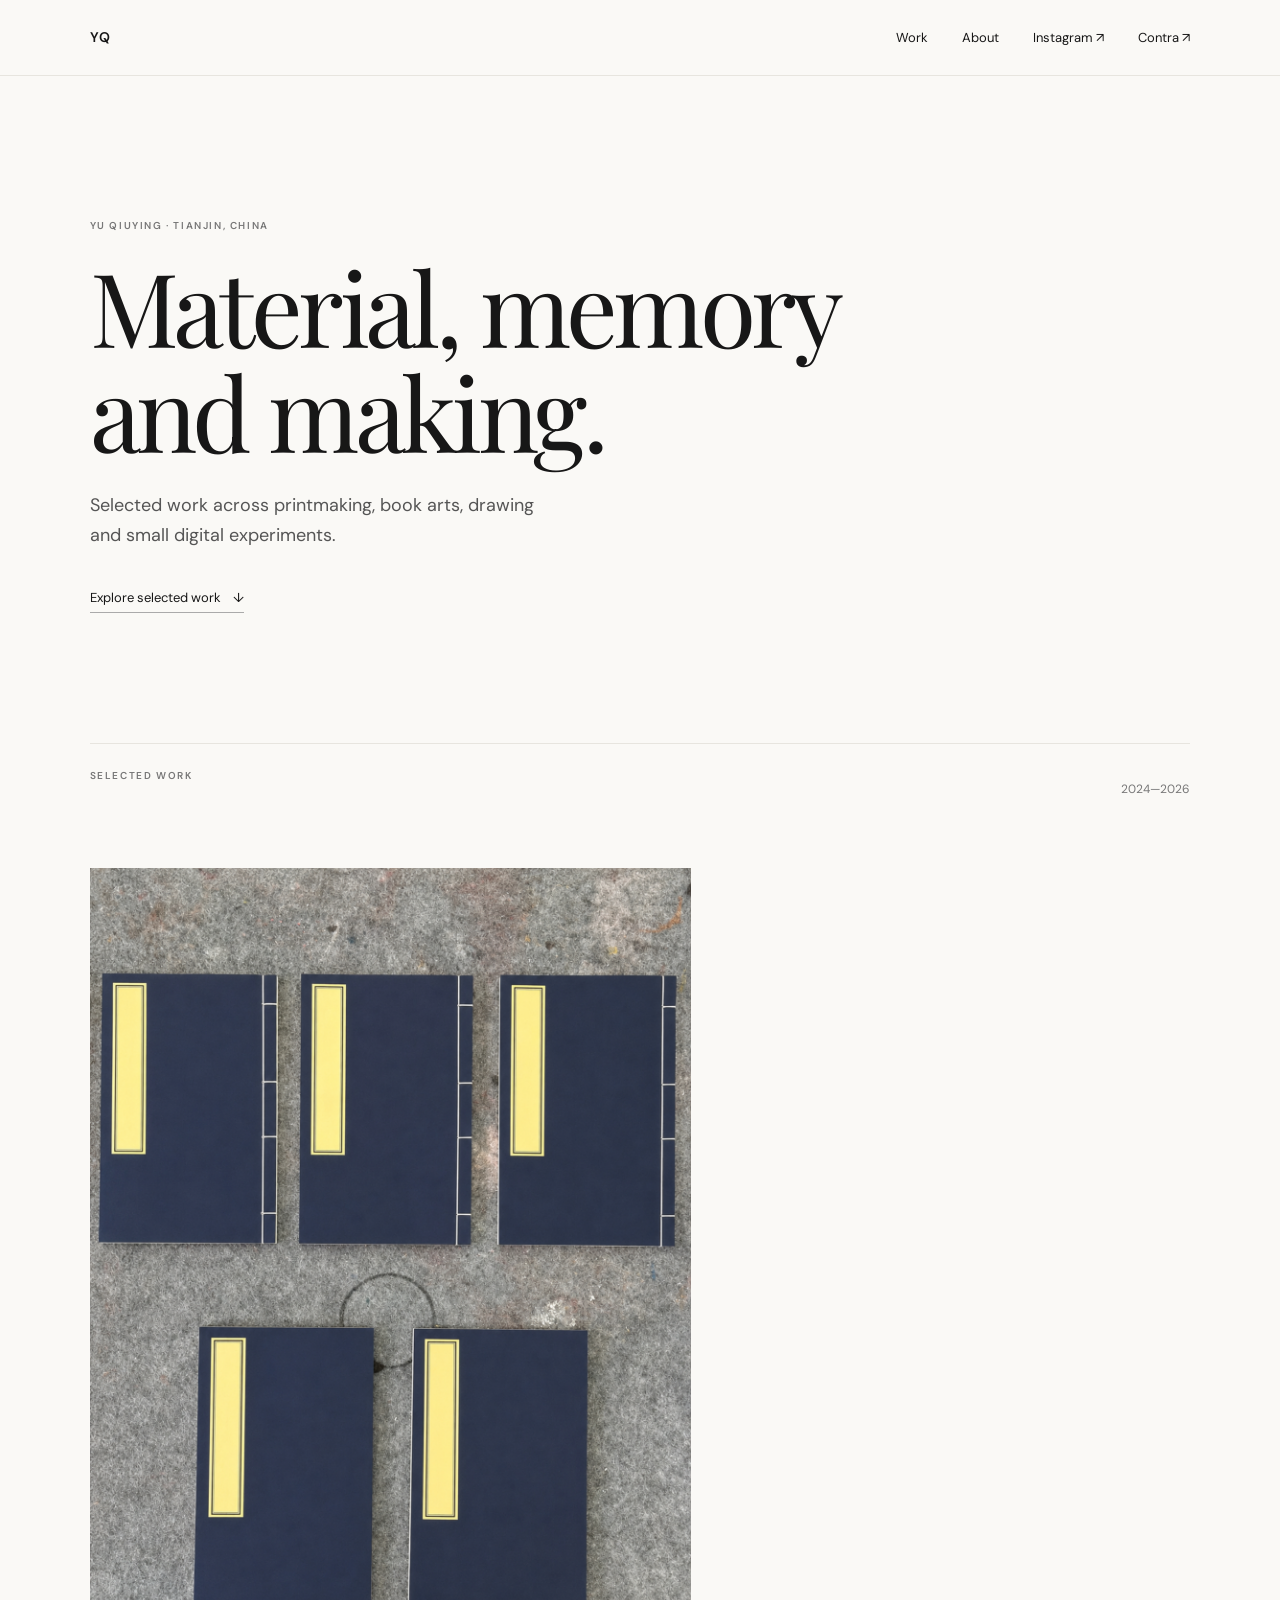
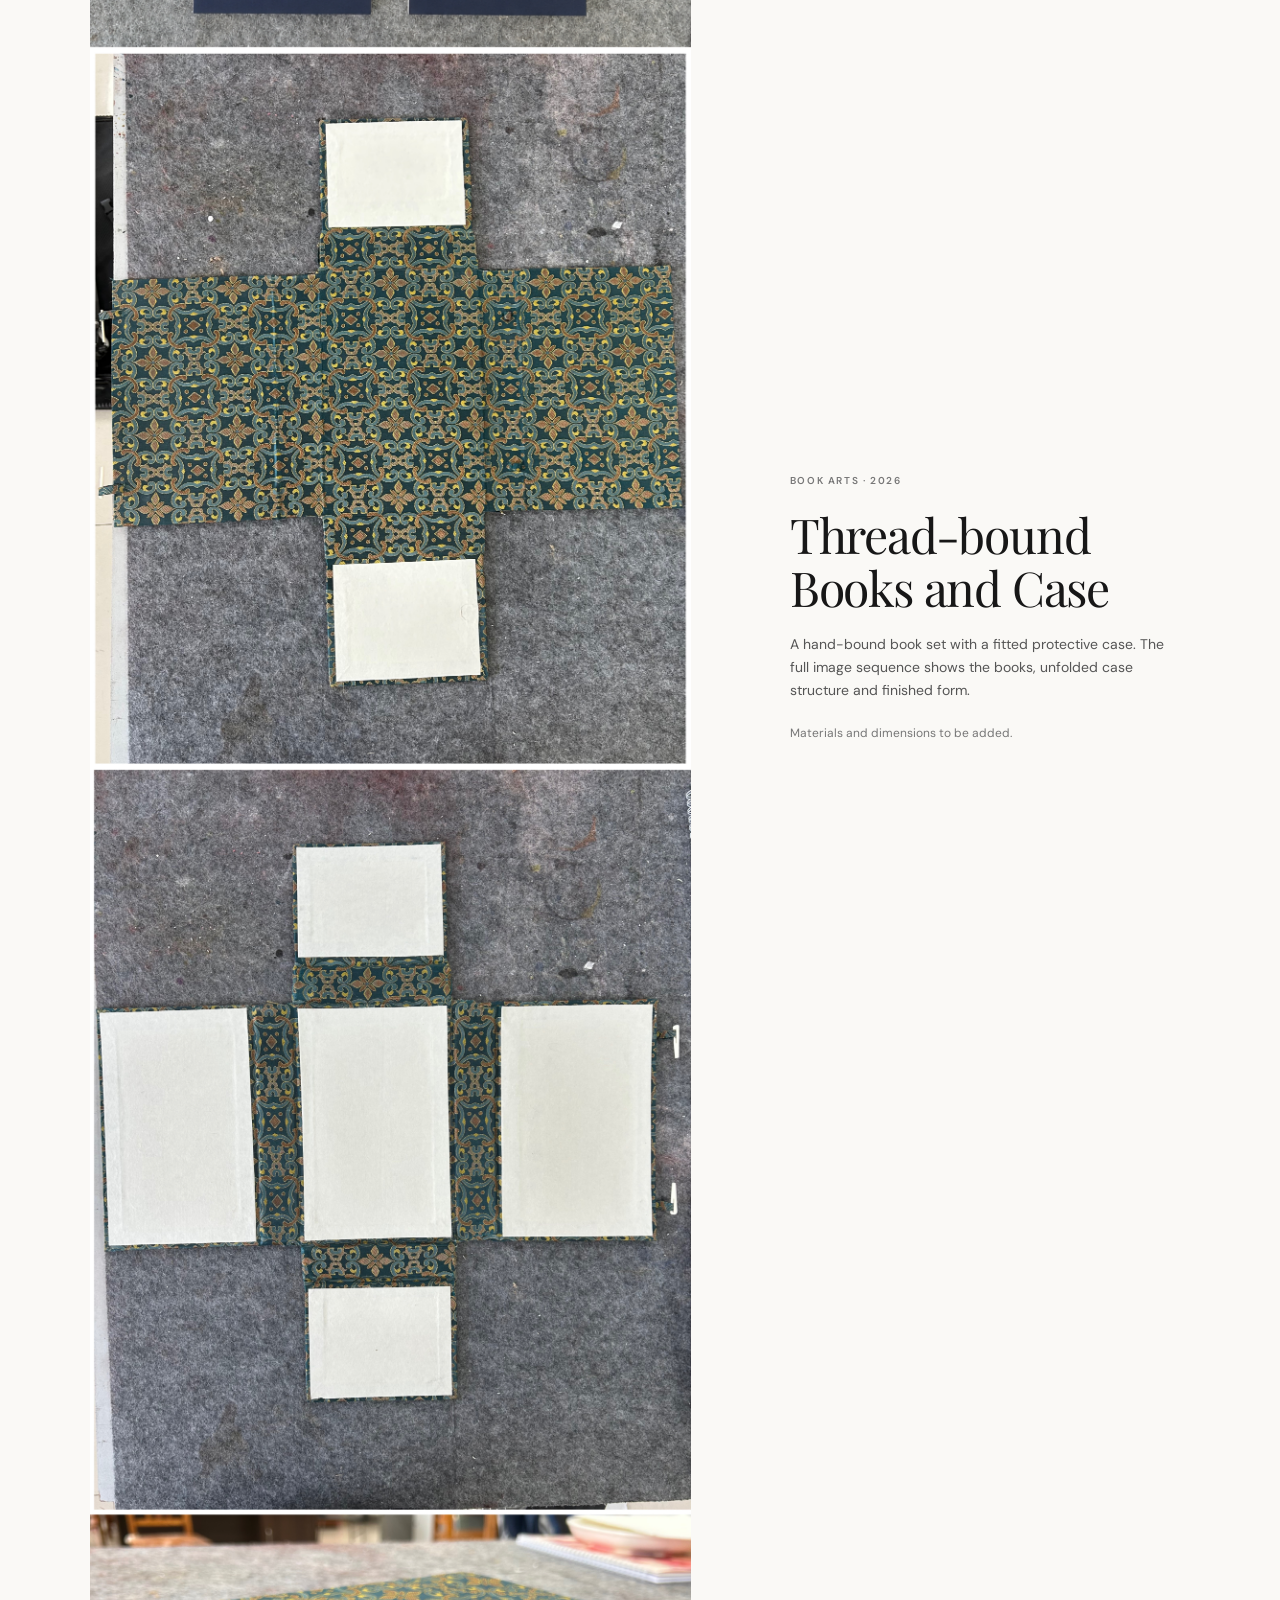
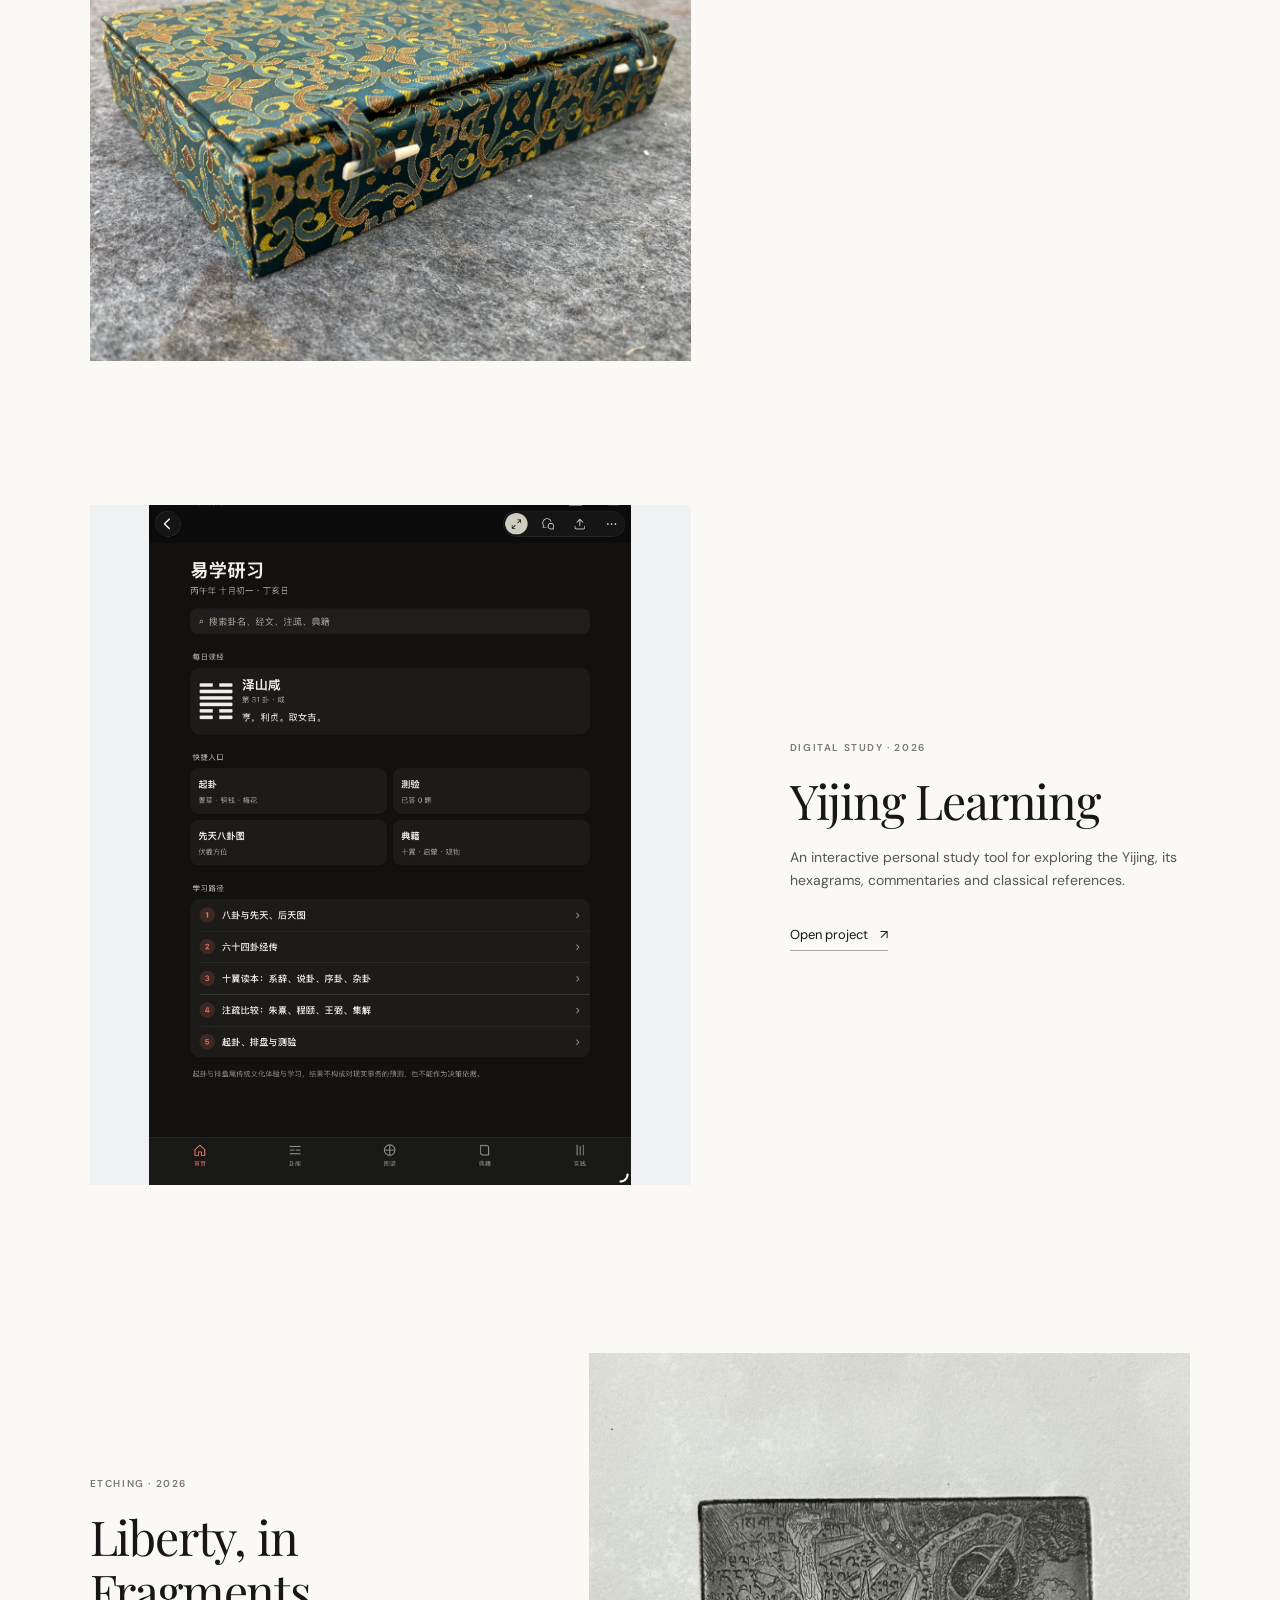
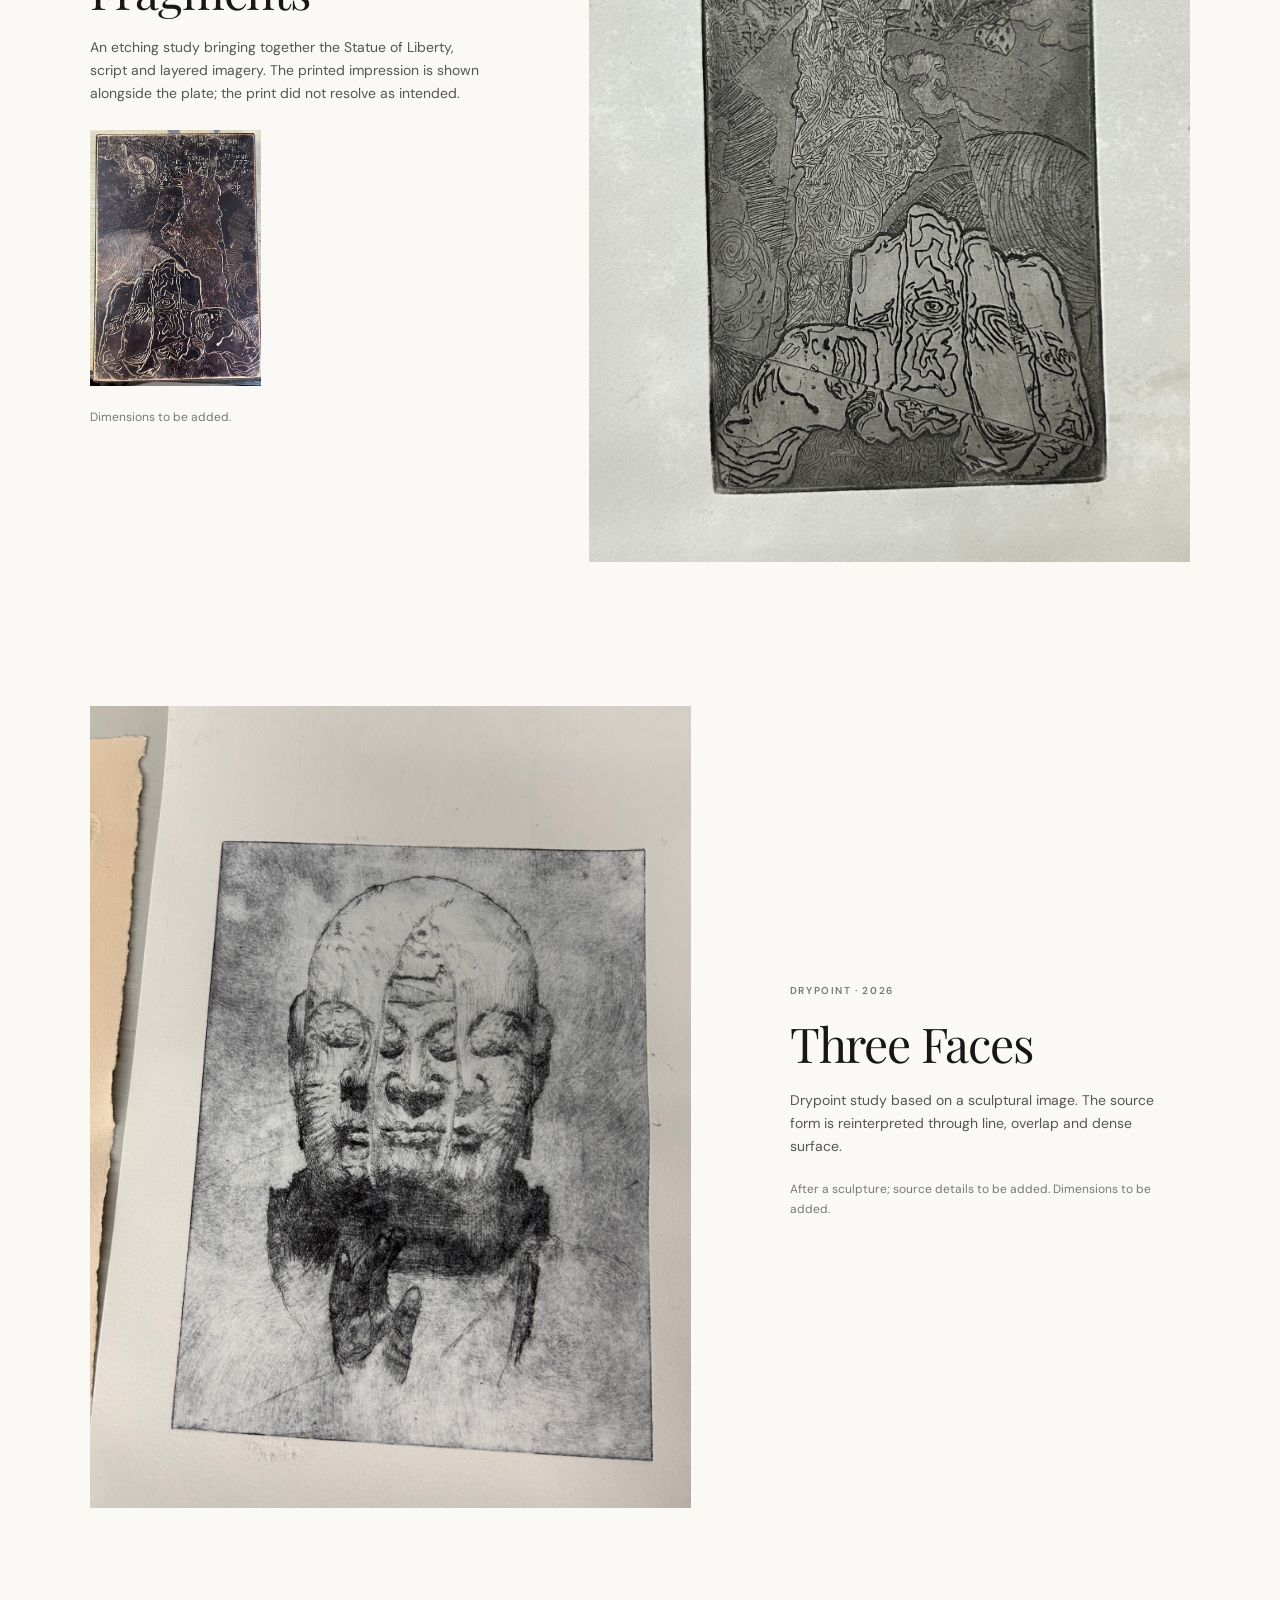
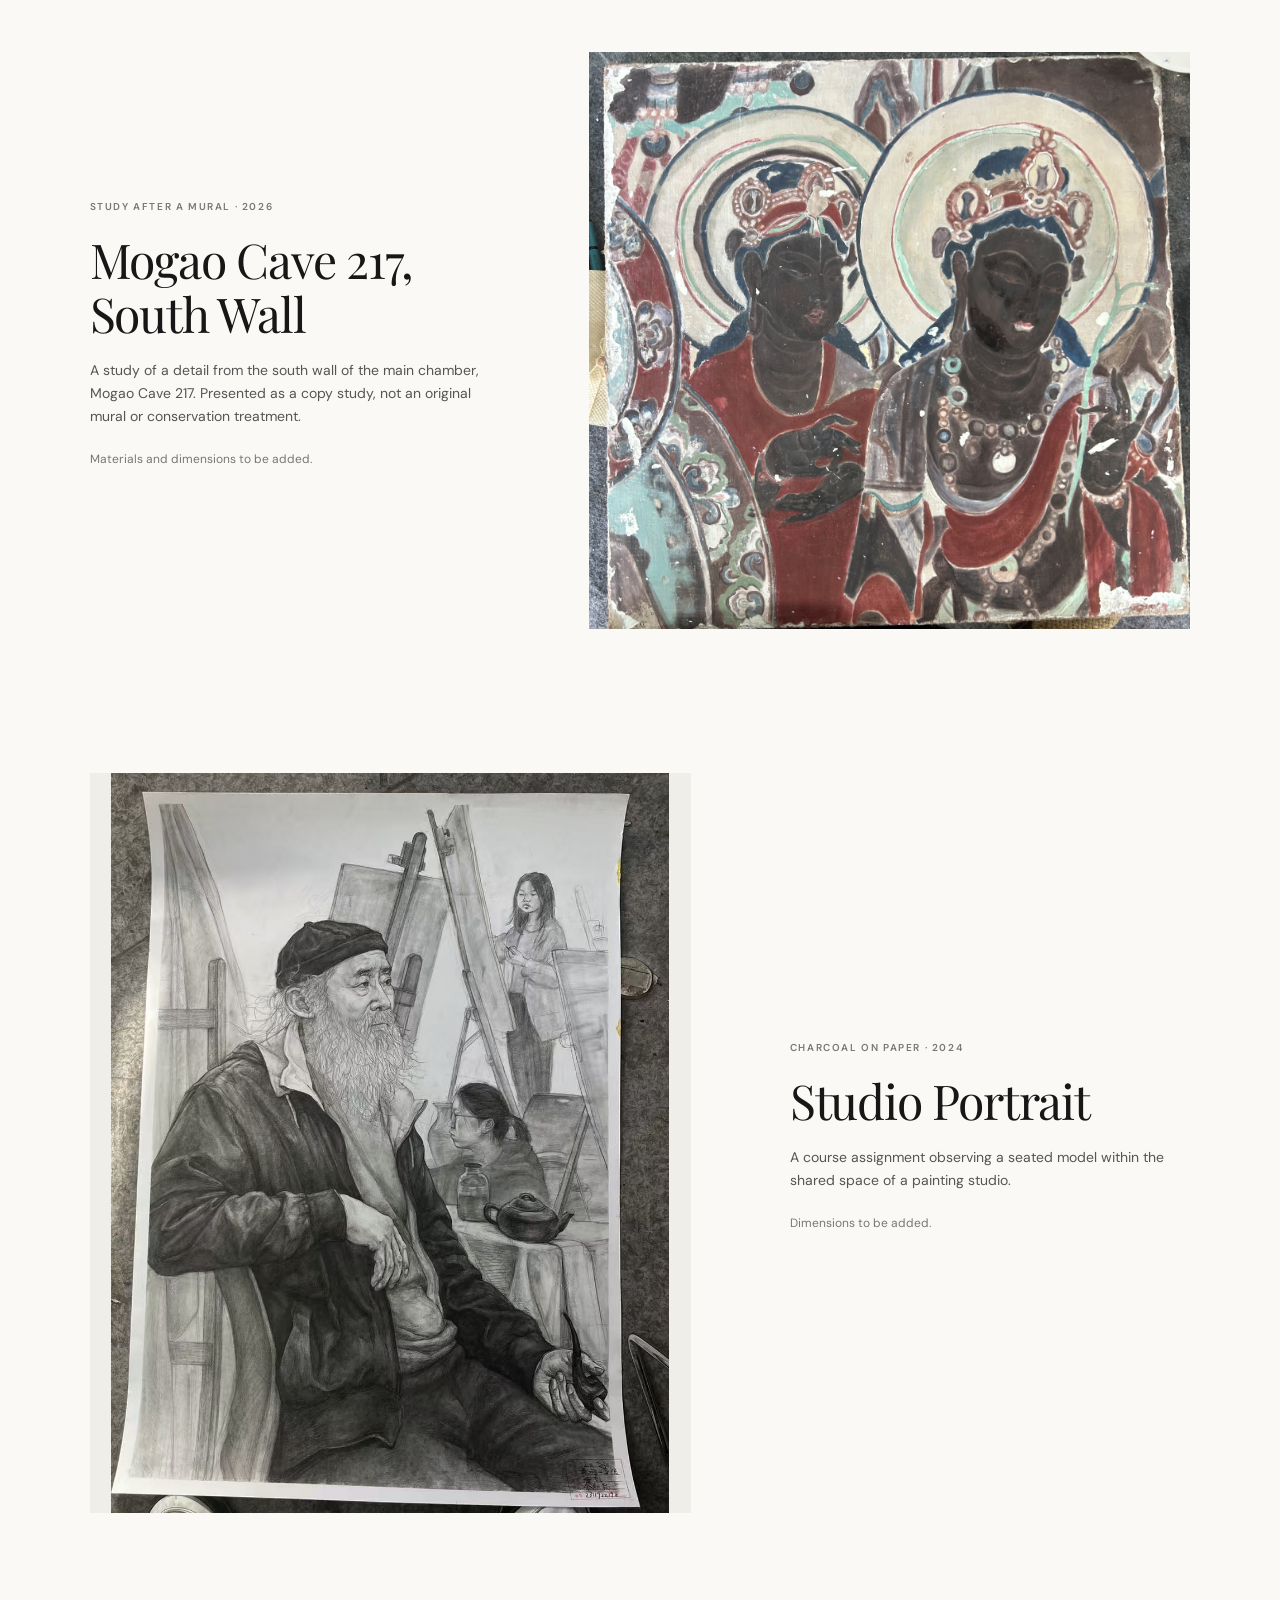
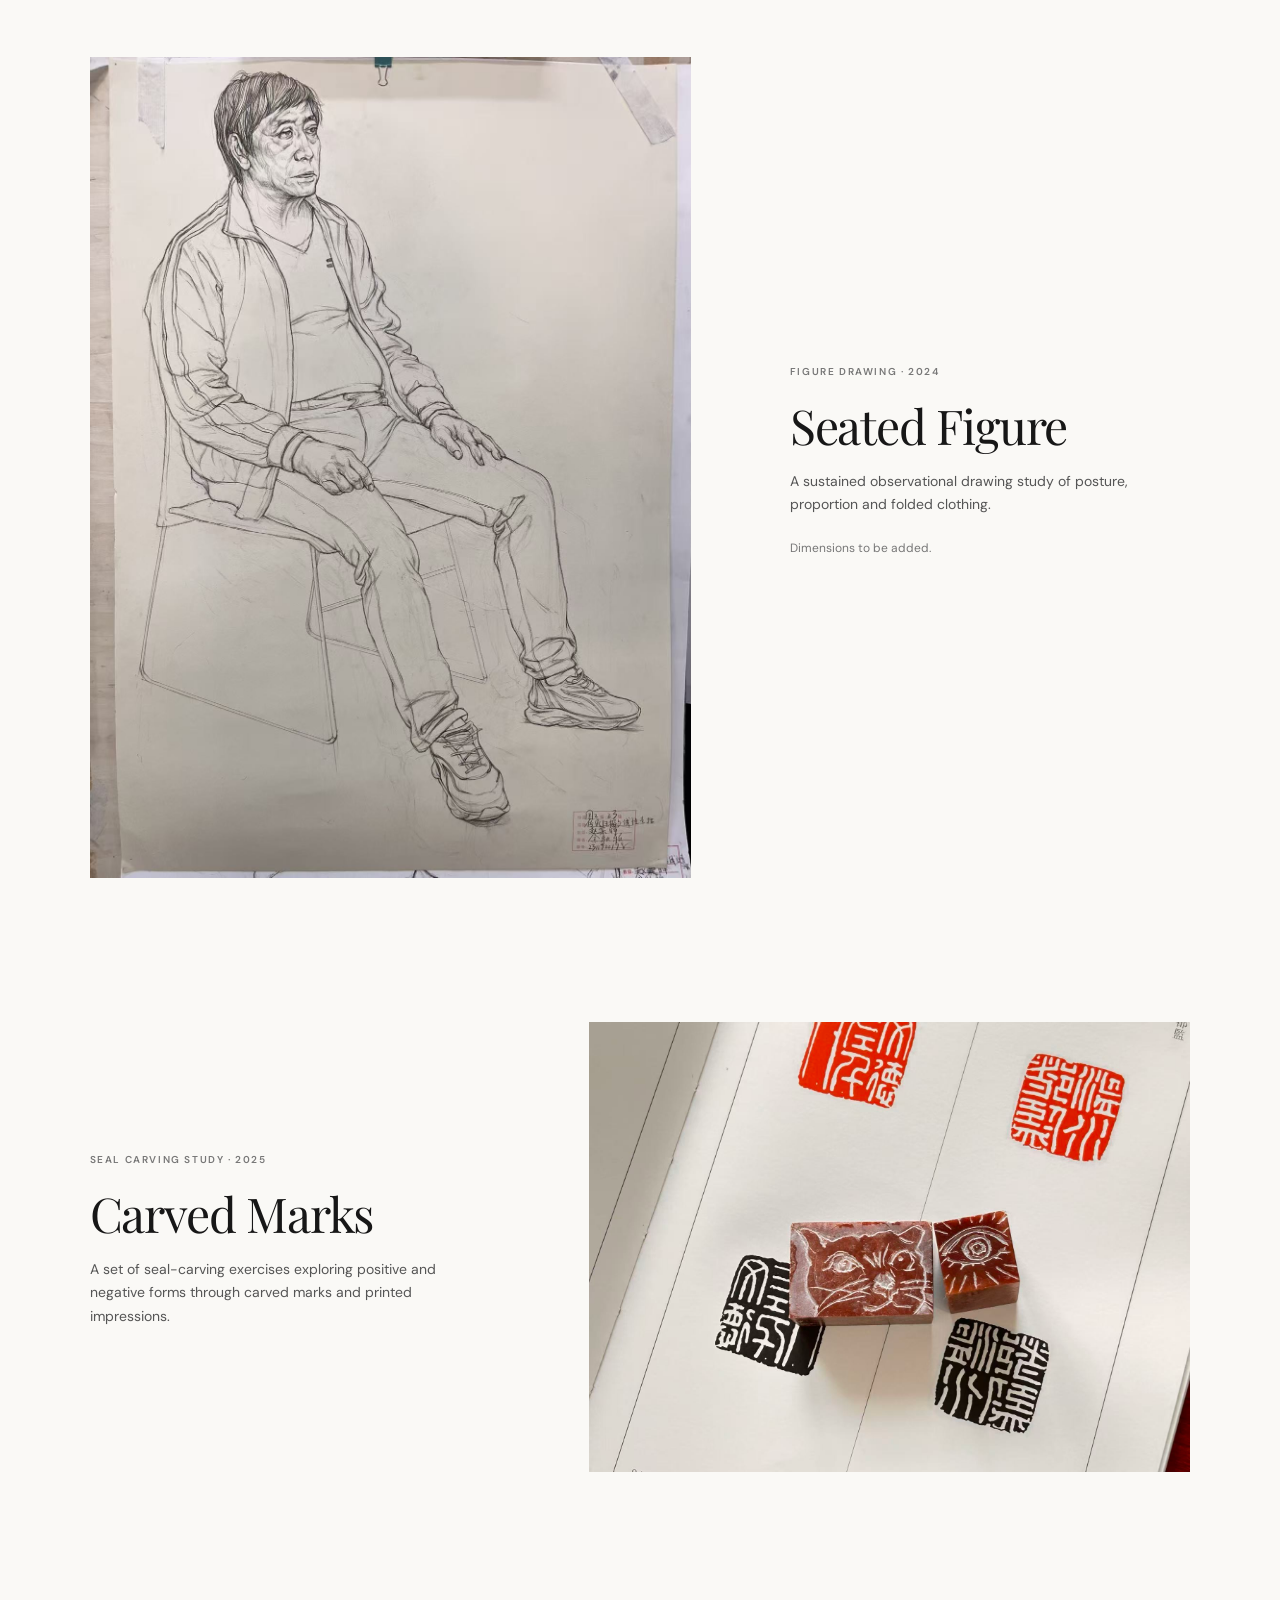
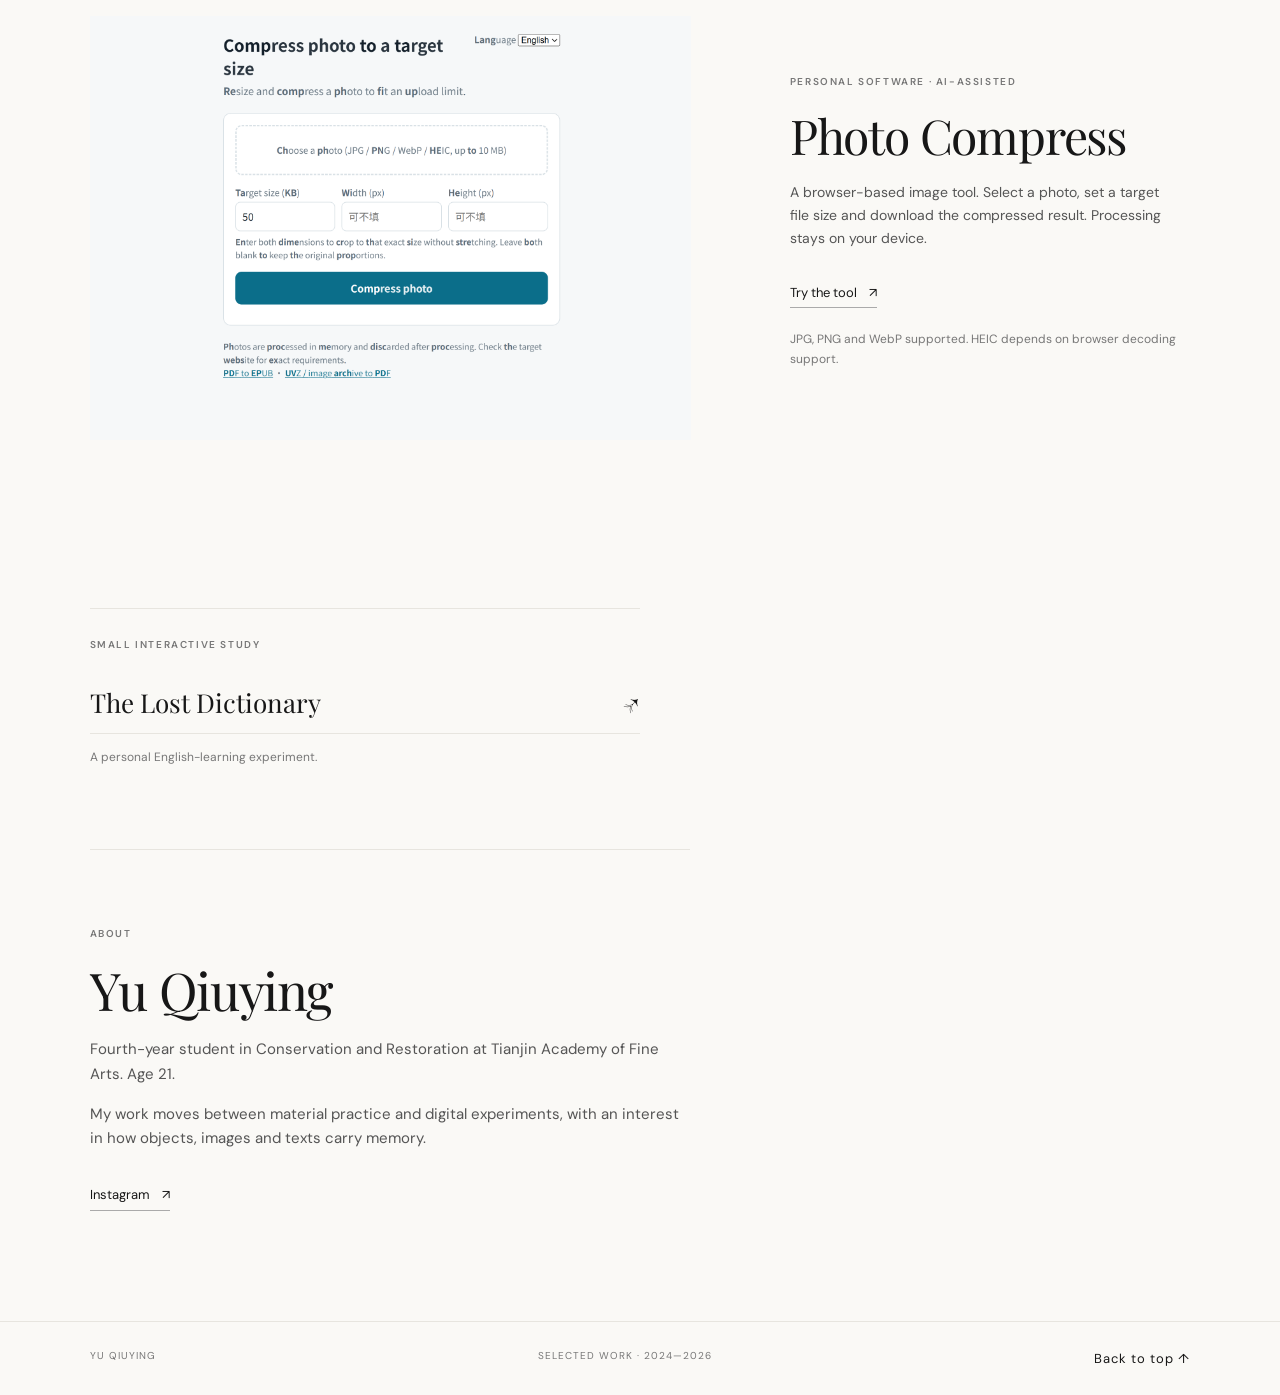
<file: index.html>
<!doctype html>
<html lang="en">
<head>
  <meta charset="utf-8"><meta name="viewport" content="width=device-width, initial-scale=1">
  <meta name="description" content="Selected work by Yu Qiuying, conservation and restoration student at Tianjin Academy of Fine Arts.">
  <title>Yu Qiuying — Selected Work</title><link rel="stylesheet" href="style.css">
</head>
<body>
  <header class="topbar"><a class="wordmark" href="#top">YQ</a><nav><a href="#work">Work</a><a href="#about">About</a><a href="https://www.instagram.com/o17912/" target="_blank" rel="noreferrer">Instagram ↗</a><a href="https://contra.com/yf_mos_6hs79cok?referralExperimentNid=DEFAULT_REFERRAL_PROGRAM&amp;referrerUsername=yf_mos_6hs79cok" target="_blank" rel="noreferrer">Contra ↗</a></nav></header>
  <main id="top">
    <section class="intro"><p class="eyebrow">YU QIUYING · TIANJIN, CHINA</p><h1>Material, memory<br>and making.</h1><p class="lede">Selected work across printmaking, book arts, drawing and small digital experiments.</p><a class="text-link" href="#work">Explore selected work <span>↓</span></a></section>
    <section id="work" class="work-section"><div class="section-head"><p class="eyebrow">SELECTED WORK</p><p class="muted">2024—2026</p></div>
      <article class="project"><a class="image-link book-full" href="images/thread-bound-books.jpg"><img src="images/thread-bound-books.jpg" alt="Full sequence showing thread-bound books, unfolded case structure and finished fitted case"></a><div class="project-copy"><p class="eyebrow">BOOK ARTS · 2026</p><h2>Thread-bound Books and Case</h2><p>A hand-bound book set with a fitted protective case. The full image sequence shows the books, unfolded case structure and finished form.</p><p class="meta">Materials and dimensions to be added.</p></div></article>
      <article class="project feature"><a class="image-link screen-shot" href="projects/yixue-study.html"><img src="images/yijing-learning-screen.jpg" alt="Yijing Learning study interface"></a><div class="project-copy"><p class="eyebrow">DIGITAL STUDY · 2026</p><h2>Yijing Learning</h2><p>An interactive personal study tool for exploring the Yijing, its hexagrams, commentaries and classical references.</p><a class="text-link" href="projects/yixue-study.html">Open project <span>↗</span></a></div></article>
      <article class="project reverse"><a class="image-link" href="images/liberty-print.jpg"><img src="images/liberty-print.jpg" alt="Intaglio print depicting the Statue of Liberty"></a><div class="project-copy"><p class="eyebrow">ETCHING · 2026</p><h2>Liberty, in Fragments</h2><p>An etching study bringing together the Statue of Liberty, script and layered imagery. The printed impression is shown alongside the plate; the print did not resolve as intended.</p><div class="thumb-row"><a href="images/liberty-plate.jpg"><img src="images/liberty-plate.jpg" alt="Etching plate during studio work"></a></div><p class="meta">Dimensions to be added.</p></div></article>
      <article class="project"><a class="image-link" href="images/three-faces.jpg"><img src="images/three-faces.jpg" alt="Drypoint print based on a sculpture with three overlapping faces"></a><div class="project-copy"><p class="eyebrow">DRYPOINT · 2026</p><h2>Three Faces</h2><p>Drypoint study based on a sculptural image. The source form is reinterpreted through line, overlap and dense surface.</p><p class="meta">After a sculpture; source details to be added. Dimensions to be added.</p></div></article>
      <article class="project reverse"><a class="image-link" href="images/mogao-study.jpg"><img src="images/mogao-study.jpg" alt="Study after a mural in Mogao Cave 217"></a><div class="project-copy"><p class="eyebrow">STUDY AFTER A MURAL · 2026</p><h2>Mogao Cave 217, South Wall</h2><p>A study of a detail from the south wall of the main chamber, Mogao Cave 217. Presented as a copy study, not an original mural or conservation treatment.</p><p class="meta">Materials and dimensions to be added.</p></div></article>
      <article class="project"><a class="image-link portrait" href="#"><img src="images/charcoal-portrait.jpg" alt="Charcoal portrait study of an older man in an art studio"></a><div class="project-copy"><p class="eyebrow">CHARCOAL ON PAPER · 2024</p><h2>Studio Portrait</h2><p>A course assignment observing a seated model within the shared space of a painting studio.</p><p class="meta">Dimensions to be added.</p></div></article>
      <article class="project"><a class="image-link" href="images/seated-figure-study.jpg"><img src="images/seated-figure-study.jpg" alt="Seated figure drawing in pencil"></a><div class="project-copy"><p class="eyebrow">FIGURE DRAWING · 2024</p><h2>Seated Figure</h2><p>A sustained observational drawing study of posture, proportion and folded clothing.</p><p class="meta">Dimensions to be added.</p></div></article>
      <article class="project reverse"><a class="image-link" href="images/seal-carving-study.jpg"><img src="images/seal-carving-study.jpg" alt="Seal carving exercises with carved stones and impressions"></a><div class="project-copy"><p class="eyebrow">SEAL CARVING STUDY · 2025</p><h2>Carved Marks</h2><p>A set of seal-carving exercises exploring positive and negative forms through carved marks and printed impressions.</p></div></article>
      <article class="project feature"><a class="image-link screen-shot" href="photo-compress.html"><img src="images/photo-compress-screen.png" alt="Photo Compress browser tool interface"></a><div class="project-copy"><p class="eyebrow">PERSONAL SOFTWARE · AI-ASSISTED</p><h2>Photo Compress</h2><p>A browser-based image tool. Select a photo, set a target file size and download the compressed result. Processing stays on your device.</p><a class="text-link" href="photo-compress.html">Try the tool <span>↗</span></a><p class="meta">JPG, PNG and WebP supported. HEIC depends on browser decoding support.</p></div></article>
      <div class="side-projects"><p class="eyebrow">SMALL INTERACTIVE STUDY</p><a href="projects/lost-dictionary.html">The Lost Dictionary <span>↗</span></a><p class="muted">A personal English-learning experiment.</p></div>
    </section>
    <section id="about" class="about"><p class="eyebrow">ABOUT</p><h2>Yu Qiuying</h2><p>Fourth-year student in Conservation and Restoration at Tianjin Academy of Fine Arts. Age 21.</p><p>My work moves between material practice and digital experiments, with an interest in how objects, images and texts carry memory.</p><a class="text-link" href="https://www.instagram.com/o17912/" target="_blank" rel="noreferrer">Instagram <span>↗</span></a></section>
  </main><footer><span>YU QIUYING</span><span>SELECTED WORK · 2024—2026</span><a href="#top">Back to top ↑</a></footer>
</body></html>
</file>
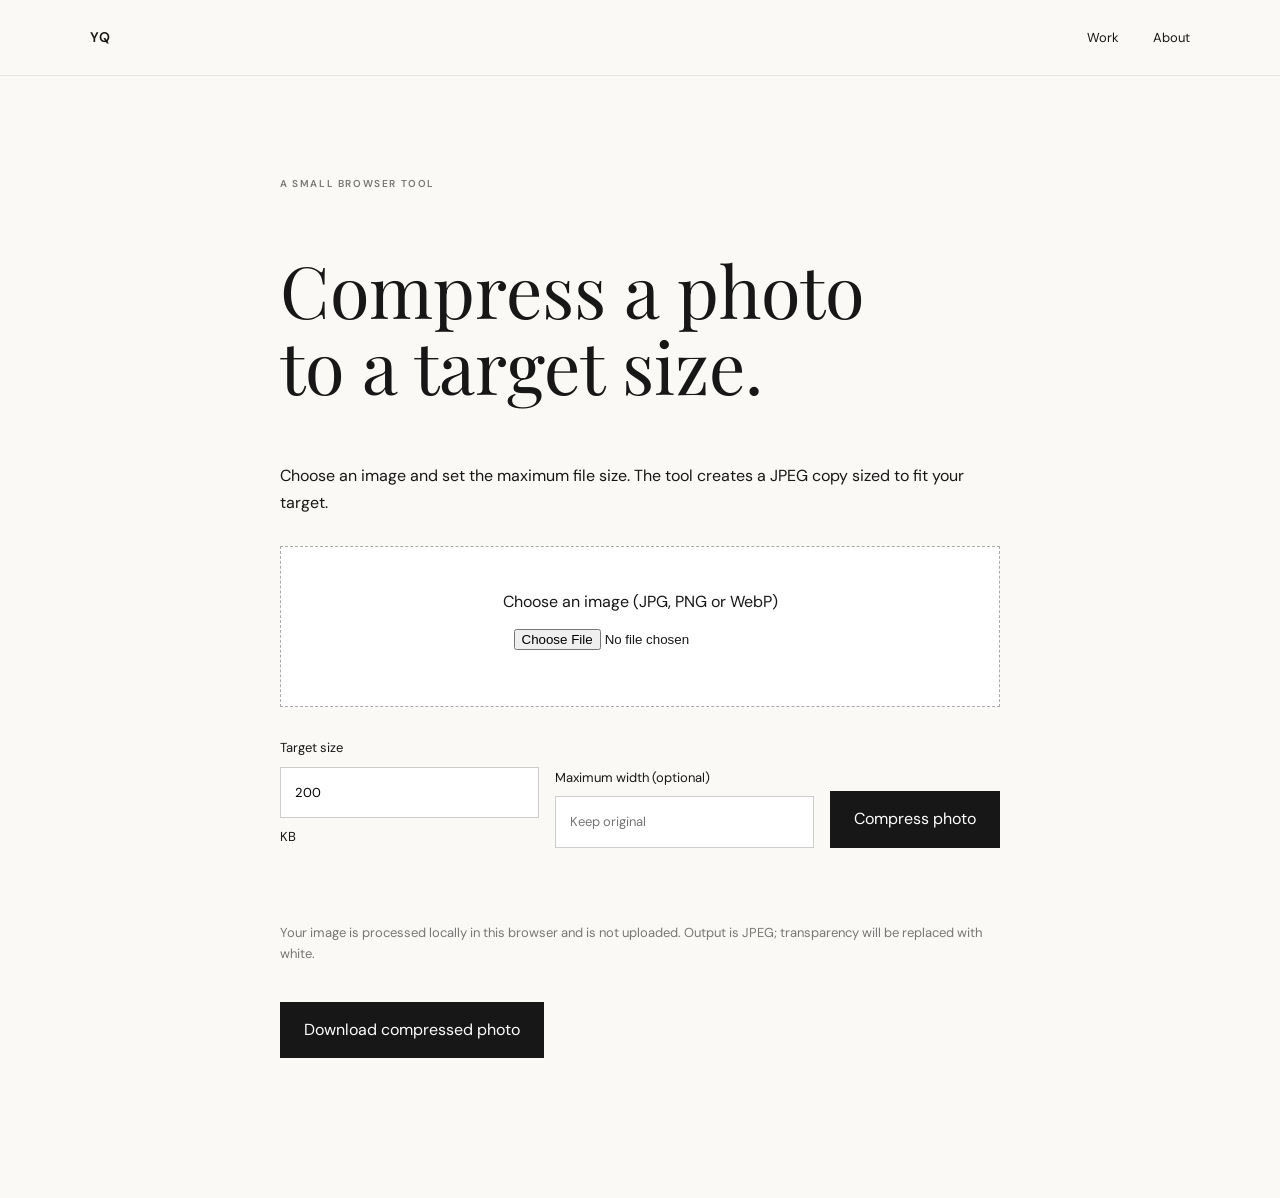
<file: photo-compress.html>
<!doctype html><html lang="en"><head><meta charset="utf-8"><meta name="viewport" content="width=device-width,initial-scale=1"><title>Photo Compress — Yu Qiuying</title><link rel="stylesheet" href="style.css"><style>
.tool{max-width:720px;margin:100px auto 140px}.tool h1{font:400 clamp(42px,7vw,72px)/1.05 'Playfair Display',Georgia,serif}.drop{display:block;padding:42px;border:1px dashed #aaa;background:white;text-align:center;cursor:pointer;margin:30px 0}.drop input{display:block;margin:14px auto}.fields{display:flex;gap:16px;align-items:end;flex-wrap:wrap}.fields label{display:grid;gap:8px;flex:1;min-width:160px;font-size:13px}.fields input{font:inherit;padding:14px;border:1px solid #ccc;background:white}.tool button,.download{margin-top:24px;border:0;background:#171717;color:white;padding:15px 24px;font:inherit;text-decoration:none;cursor:pointer;display:inline-block}.status{min-height:28px;color:#555;margin-top:18px}.privacy{font-size:13px;color:#777;margin-top:28px}
</style></head><body><header class="topbar"><a class="wordmark" href="index.html">YQ</a><nav><a href="index.html#work">Work</a><a href="index.html#about">About</a></nav></header><main><section class="tool"><p class="eyebrow">A SMALL BROWSER TOOL</p><h1>Compress a photo<br>to a target size.</h1><p>Choose an image and set the maximum file size. The tool creates a JPEG copy sized to fit your target.</p><label class="drop">Choose an image (JPG, PNG or WebP)<input id="file" type="file" accept="image/jpeg,image/png,image/webp"></label><div class="fields"><label>Target size<input id="target" type="number" min="10" max="10000" value="200">KB</label><label>Maximum width (optional)<input id="width" type="number" min="100" max="12000" placeholder="Keep original"></label><button id="run">Compress photo</button></div><p id="status" class="status" aria-live="polite"></p><p class="privacy">Your image is processed locally in this browser and is not uploaded. Output is JPEG; transparency will be replaced with white.</p><a id="download" class="download" hidden>Download compressed photo</a></section></main><script>
const file=document.querySelector('#file'),target=document.querySelector('#target'),width=document.querySelector('#width'),status=document.querySelector('#status'),download=document.querySelector('#download');let resultUrl;
document.querySelector('#run').addEventListener('click',async()=>{try{if(!file.files[0])throw Error('Choose an image first.');const maxKB=Number(target.value);if(!Number.isFinite(maxKB)||maxKB<10)throw Error('Enter a target of at least 10 KB.');status.textContent='Processing…';download.hidden=true;if(resultUrl)URL.revokeObjectURL(resultUrl);const src=await createImageBitmap(file.files[0]);let scale=width.value?Math.min(1,Number(width.value)/src.width):1;const canvas=document.createElement('canvas'),ctx=canvas.getContext('2d');let blob;for(let pass=0;pass<9;pass++){canvas.width=Math.max(1,Math.round(src.width*scale));canvas.height=Math.max(1,Math.round(src.height*scale));ctx.fillStyle='#fff';ctx.fillRect(0,0,canvas.width,canvas.height);ctx.drawImage(src,0,0,canvas.width,canvas.height);for(let q=.92;q>=.35;q-=.09){blob=await new Promise(resolve=>canvas.toBlob(resolve,'image/jpeg',q));if(blob&&blob.size<=maxKB*1024)break;}if(blob&&blob.size<=maxKB*1024)break;scale*=.78;}src.close();if(!blob)throw Error('This browser could not process this image.');if(blob.size>maxKB*1024)throw Error(`Could not reach ${maxKB} KB. Try a larger target.`);resultUrl=URL.createObjectURL(blob);download.href=resultUrl;download.download=(file.files[0].name.replace(/\.[^.]+$/,'')||'photo')+'-compressed.jpg';download.hidden=false;status.textContent=`Done: ${(blob.size/1024).toFixed(1)} KB · ${canvas.width} × ${canvas.height} px.`;}catch(e){status.textContent=e.message||'Could not process this image.';}});
</script></body></html>
</file>
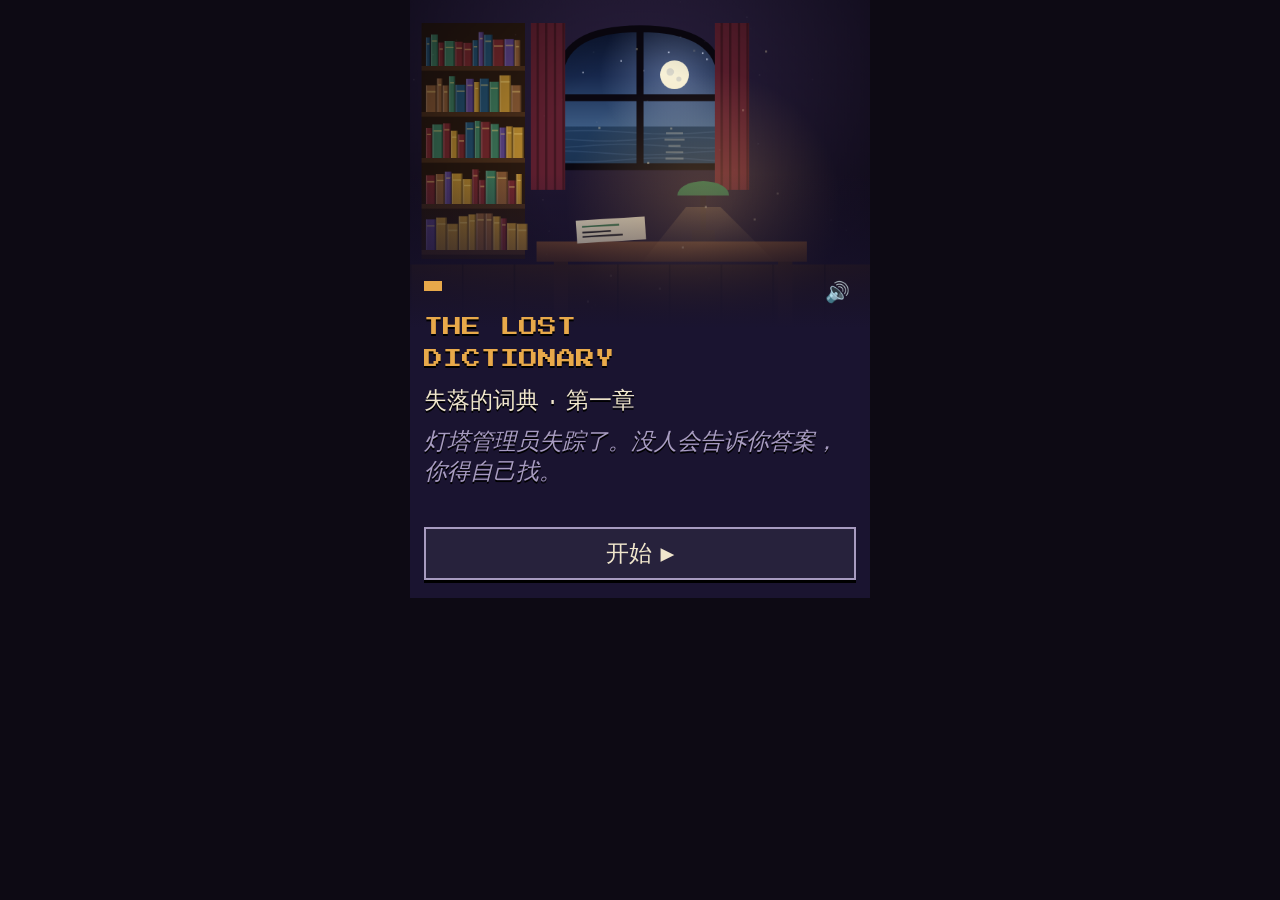
<file: projects/lost-dictionary.html>
<!DOCTYPE html>
<html lang="zh-CN">
<head>
<meta charset="utf-8">
<meta name="viewport" content="width=device-width, initial-scale=1, viewport-fit=cover">
<title>失落的词典</title>
<link href="https://fonts.googleapis.com/css2?family=Press+Start+2P&family=VT323&display=swap" rel="stylesheet">
<style>
:root{--bg:#0d0a14;--pn:#1a1430;--ink:#f0e6cc;--ac:#e8a94a;--sub:#a79bc0;--ok:#3f9d6c;--bad:#c4503f;box-sizing:border-box;padding-top:env(safe-area-inset-top,0px);padding-bottom:env(safe-area-inset-bottom,0px)}
@media(prefers-color-scheme:dark){:root:not([data-theme="light"]){--bg:#0d0a14}}
:root[data-theme="dark"]{--bg:#0d0a14}
html{scroll-padding-top:env(safe-area-inset-top,0px)}
*{box-sizing:border-box}
body{margin:0;background:var(--bg);color:var(--ink);font-family:'VT323','PingFang SC','Microsoft YaHei',ui-monospace,monospace;font-size:21px;display:flex;justify-content:center}
#app{width:100%;max-width:460px;background:var(--pn);padding-bottom:18px}
#sc{position:relative}
#c{width:100%;aspect-ratio:4/3;display:block}
#sc::after{content:"";position:absolute;left:0;right:0;bottom:0;height:50%;background:linear-gradient(rgba(26,20,48,0),var(--pn) 90%);pointer-events:none}
#box{position:relative;margin:-64px 14px 0;padding:24px 0 0;z-index:1}
#nm{position:absolute;top:0;left:0;background:var(--ac);color:#140f1c;padding:5px 9px;font-family:'Press Start 2P',monospace;font-size:9px}
.mu{position:absolute;top:-2px;right:0;background:none;border:0;font-size:20px;cursor:pointer}
#tx{-webkit-user-select:none;user-select:none;-webkit-touch-callout:none;font-size:23px;line-height:1.3;min-height:150px;text-shadow:0 2px 0 #000}
#tx p{margin:.5em 0 0}
u{text-decoration:underline dotted var(--ac);text-underline-offset:4px;color:var(--ac);cursor:pointer}
.q{color:var(--sub);font-style:italic}
#tip{font-size:17px;color:var(--sub);min-height:24px;margin:6px 0 2px}
.b{display:block;width:100%;margin-top:9px;padding:9px 12px;font:inherit;font-size:23px;color:var(--ink);background:rgba(255,255,255,.06);border:2px solid var(--sub);box-shadow:0 3px 0 #000;text-align:left;cursor:pointer;min-height:48px}
.b:active{transform:translateY(3px);box-shadow:none}
.b.ok{background:var(--ok);border-color:var(--ok);color:#fff}
.b.no{background:var(--bad);border-color:var(--bad);color:#fff}
.b small{float:right;font-size:17px}
.ttl{font-family:'Press Start 2P',monospace;font-size:19px;line-height:1.7;color:var(--ac);margin:6px 0 10px}
.big{font-size:48px;text-align:center;color:var(--ac)}
</style>
</head>
<body>
<div id="app">
  <div id="sc"><canvas id="c" width="640" height="480"></canvas></div>
  <div id="box">
    <span id="nm"></span><button class="mu" id="mu">🔊</button>
    <div id="tx"></div>
    <div id="tip"></div>
    <div id="ch"></div>
  </div>
</div>
<script>
const $=s=>document.querySelector(s),IV=[0,1,2,4,8,16];
let LV={};try{LV=JSON.parse(localStorage.getItem('ld')||'{}')}catch(e){}
const save=()=>{try{localStorage.setItem('ld',JSON.stringify(LV))}catch(e){}};
const V={consequence:["后果，结果","n."],alter:["改变，修改","v."],reluctant:["不情愿的","adj."],conceal:["隐藏，隐瞒","v."],ambiguous:["模棱两可的","adj."],credible:["可信的","adj."],justify:["为…辩护；证明合理","v."],undermine:["逐渐削弱，破坏","v."],deteriorate:["恶化，变质","v."],inevitable:["不可避免的","adj."],coerce:["胁迫，强迫","v."]};
const CL={
C1:["被改写的定义","In green ink, Hart defined 'derelict' as abandoned by its owner, without intention of return. A black-ink hand had [[alter|altered]] it to 'neglected by its owner'. A tiny edit, yet the [[consequence]] is vast: every boathouse in the bay could now be seized."],
C2:["被撕掉的索引","The ledger's index was torn out, as if to [[conceal]] who approved each amendment. In the margin, a smudged pair of initials survived: R. V."],
C3:["Hart 的日志","Hart's log for the night he vanished: 'Midnight. Finch's boat still at the jetty, unlit.'"],
C4:["访客簿","'R. Vale, 10:40 p.m. to 11:40 p.m.' Signed and witnessed by the postmaster. Timed, independent and hard to dispute, the entry is [[credible]] evidence."],
C5:["墨水与笔迹","A bottle of black household ink stands beside the accounts. The looped 'n' in Mrs. Wren's grocery lists matches the looped 'n' in 'neglected' on the altered proof."],
C6:["潮汐表","Hart's tide table: the harbour was dry until dawn that night. No boat could put to sea. Finch's claim, 'out on the water all night', cannot be true."],
C7:["灯塔楼梯上的托盘","On the lantern stair: a tray with two cups and fresh bread crusts, still faintly warm. Someone is carrying food up in secret."],
C8:["Wren 的供述","Wren's hands shook. \"Vale said my son would lose his post at the harbour office. I was [[reluctant]], but he made it a choice between the book and my boy.\" She had been [[coerce|coerced]], not persuaded."],
C9:["Finch 的证词","Finch swallowed. \"I lied. From the jetty I saw Vale's launch leave at midnight, a leather case at his feet. I was afraid, so my answer was deliberately [[ambiguous]].\""],
C10:["Hart 还活着","Wren whispered: \"He asked me to tell no one. He is safe in the lantern room, hiding by his own choice. Please.\""]};
const OPEN="Marrow Bay, 11:40 p.m. Dr. Hart, keeper of the only dictionary the harbour court trusts, has vanished. Someone has been rewriting words, and the court sits at dawn. You have one night.";
const INTRO=["The keeper's study. Green ink, salt air, and a lamp still warm.","The archive. Sixty years of paper, and the smell of ink.","The shore. The tide is out, and the lighthouse keeps its own counsel."];
const Q=[{q:"Who ordered the definition changed?",o:["Mrs. Wren","Finch","Councillor Vale"],a:2,v:['C2','C4','C9']},{q:"Who physically altered the proofs?",o:["Councillor Vale","Mrs. Wren","Dr. Hart himself"],a:1,v:['C5','C8','C1']},{q:"Where is Dr. Hart?",o:["Drowned in the bay","On Vale's launch","Hiding in the lantern room"],a:2,v:['C7','C10','C9']}];
const END=[
["Your accusations did not hold. Vale's lawyers dismissed the case, the altered definition became law, and the loss of the boathouses now seemed [[inevitable]]. Read again, and look harder."],
["The court found your evidence [[ambiguous]] and postponed its ruling. Hart was found, but without full proof of Wren's coercion, Vale kept his seat. Paper left in salt air will [[deteriorate]], and so will a fragile case."],
["You laid the proofs before the harbour court: the altered ink, the initials, the witnesses who dared to speak. Hart stepped out of the lantern room to confirm every word. \"No excuse can [[justify]] editing a promise,\" he said. Vale was removed. Wren was spared, because you proved she was [[coerce|coerced]].","\"A definition that bends to power will [[undermine]] every judgment built on it,\" said Hart. \"The ruin was [[inevitable]] only until someone read carefully.\" By the end of the week, 'derelict' meant what it always had."]];
/* ---- audio ---- */
let ac,mute=false;
function tn(f,d,dl=0,ty='square'){if(mute)return;try{ac=ac||new(window.AudioContext||window.webkitAudioContext)();const o=ac.createOscillator(),v=ac.createGain(),t=ac.currentTime+dl;o.type=ty;o.frequency.value=f;o.connect(v);v.connect(ac.destination);v.gain.setValueAtTime(.05,t);v.gain.exponentialRampToValueAtTime(.001,t+d);o.start(t);o.stop(t+d)}catch(e){}}
const sfx={click:()=>tn(520,.06),ok:()=>{tn(660,.1);tn(880,.16,.09)},bad:()=>tn(160,.25,0,'sawtooth')};
let VO=null;function pickV(){const v=speechSynthesis.getVoices().filter(x=>/^en/i.test(x.lang));for(const p of [/Neural|Natural|Online/i,/Premium|Enhanced/i,/Google UK English Female/i,/Ava|Samantha|Serena|Allison|Moira|Karen/i,/Google US English/i]){const f=v.find(x=>p.test(x.name));if(f){VO=f;return}}VO=v[0]||null}
try{pickV();speechSynthesis.onvoiceschanged=pickV}catch(e){}
function speak(t){if(mute)return;try{const u=new SpeechSynthesisUtterance(t);if(VO){u.voice=VO;u.lang=VO.lang}else u.lang='en-GB';u.rate=.9;speechSynthesis.cancel();speechSynthesis.speak(u)}catch(e){}}
$('#mu').onclick=()=>{mute=!mute;$('#mu').textContent=mute?'🔇':'🔊'};
/* ---- pixel art ---- */
const g=$('#c').getContext('2d');
const R=(x,y,w,h,f)=>{g.fillStyle=f;g.fillRect(x|0,y|0,w|0,h|0)};
const D=(cx,cy,r,f)=>{g.fillStyle=f;for(let y=-r;y<=r;y++){const w=Math.sqrt(r*r-y*y)|0;g.fillRect(cx-w,cy+y,2*w+1,1)}};
const rnd=s=>()=>(s=s*16807%2147483647)/2147483647;
const LG=(y0,y1,st)=>{const q=g.createLinearGradient(0,y0,0,y1);st.forEach(a=>q.addColorStop(a[0],a[1]));return q};
const RG=(x,y,r,c,a)=>{const q=g.createRadialGradient(x,y,0,x,y,r);q.addColorStop(0,`rgba(${c},1)`);q.addColorStop(1,`rgba(${c},0)`);g.globalAlpha=a;g.fillStyle=q;g.fillRect(x-r,y-r,2*r,2*r);g.globalAlpha=1};
const BK=['#7a2a2e','#25506e','#b8892f','#3f7a5c','#5d4488','#8a5a34'];
function night(t,hz,mx,my){g.fillStyle=LG(0,hz,[[0,'#060a1c'],[.6,'#17284d'],[1,'#3b5a82']]);g.fillRect(0,0,160,hz);
 const r=rnd(7);for(let i=0;i<50;i++){g.fillStyle=`rgba(230,238,255,${.25+.5*Math.abs(Math.sin(t/700+i))})`;g.fillRect(r()*160,r()*hz*.8,.6,.6)}
 RG(mx,my,26,'190,210,255',.35);g.fillStyle='#f6f0d6';g.beginPath();g.arc(mx,my,5,0,7);g.fill();g.fillStyle='rgba(120,130,160,.25)';g.beginPath();g.arc(mx-1.5,my-1,1.3,0,7);g.arc(mx+1.5,my+1.5,.9,0,7);g.fill();
 g.fillStyle=LG(hz,120,[[0,'#1f3a5c'],[1,'#07101f']]);g.fillRect(0,hz,160,120-hz);
 for(let y=hz+2;y<120;y+=2.4){const k=(y-hz)/(120-hz);g.strokeStyle=`rgba(150,185,230,${.05+.07*(1-k)})`;g.lineWidth=.4+k*.5;g.beginPath();for(let x=0;x<=160;x+=4)g.lineTo(x,y+Math.sin(x/9+t/600+y)*.6*(1+k));g.stroke()}
 g.fillStyle='rgba(246,240,214,.25)';for(let y=hz+2;y<118;y+=2.2){const w=6*(1-(y-hz)/120)+Math.sin(t/300+y)*1.5;g.fillRect(mx-w/2,y,w,.7)}}
function books(x0,y0,w,rows,seed){const r=rnd(seed);g.fillStyle='#2b1a10';g.fillRect(x0,y0,w,rows*16+2);for(let k=0;k<rows;k++){const by=y0+15+k*16;let x=x0+1.5;while(x<x0+w-2){const bw=1.6+r()*2.4,bh=8+r()*5;g.fillStyle=BK[r()*6|0];g.fillRect(x,by-bh,bw,bh);g.fillStyle='rgba(255,255,255,.14)';g.fillRect(x,by-bh,.5,bh);g.fillStyle='rgba(0,0,0,.25)';g.fillRect(x+bw-.5,by-bh,.5,bh);g.fillStyle='rgba(240,210,120,.5)';g.fillRect(x+.4,by-bh+2,bw-.8,.5);x+=bw+.15}g.fillStyle='#4b2f1b';g.fillRect(x0,by,w,1.6)}}
function dust(t,n,x0,w){for(let i=0;i<n;i++){g.fillStyle=`rgba(255,235,190,${.15+.25*Math.abs(Math.sin(t/500+i))})`;g.fillRect(x0+(i*37+t/70)%w,(i*23+Math.sin(t/900+i)*5+t/110)%110,.7,.7)}}
function s0(t){g.fillStyle=LG(0,120,[[0,'#2b2040'],[1,'#120c1e']]);g.fillRect(0,0,160,120);
 const wn=()=>{g.beginPath();g.moveTo(52,58);g.lineTo(52,28);g.quadraticCurveTo(52,10,80,10);g.quadraticCurveTo(108,10,108,28);g.lineTo(108,58)};
 g.save();wn();g.clip();night(t,44,92,26);g.restore();g.strokeStyle='#0a0710';g.lineWidth=2.4;wn();g.closePath();g.moveTo(80,10);g.lineTo(80,58);g.moveTo(52,34);g.lineTo(108,34);g.stroke();
 g.fillStyle='#5e1f2f';g.fillRect(42,8,12,58);g.fillRect(106,8,12,58);g.fillStyle='rgba(0,0,0,.3)';for(let x=44;x<54;x+=3){g.fillRect(x,8,.8,58);g.fillRect(x+64,8,.8,58)}
 g.fillStyle=LG(92,120,[[0,'#3b2416'],[1,'#180d08']]);g.fillRect(0,92,160,28);g.fillStyle='rgba(0,0,0,.35)';for(let x=0;x<160;x+=18)g.fillRect(x,92,.6,28);
 books(4,8,36,5,3);
 g.fillStyle=LG(84,92,[[0,'#7a4a2a'],[1,'#4a2a16']]);g.fillRect(44,84,94,7);g.fillStyle='#3a2214';g.fillRect(50,91,5,22);g.fillRect(128,91,5,22);
 g.save();g.translate(70,82);g.rotate(-.06);g.fillStyle='#f1e7c8';g.fillRect(-12,-6,24,8);g.fillStyle='#3a7a4a';g.fillRect(-10,-4,13,.6);g.fillStyle='#222';g.fillRect(-10,-2,10,.6);g.fillRect(-10,-.5,14,.6);g.restore();
 g.fillStyle='#1c1424';g.fillRect(98,80,8,4);g.fillRect(101,68,2,12);g.fillStyle='#2d6b4a';g.beginPath();g.ellipse(102,68,9,5,0,Math.PI,0);g.fill();
 RG(102,72,48,'255,190,100',.3+.05*Math.sin(t/110));g.fillStyle=LG(72,92,[[0,'rgba(255,200,120,.22)'],[1,'rgba(255,200,120,0)']]);g.beginPath();g.moveTo(96,72);g.lineTo(108,72);g.lineTo(128,92);g.lineTo(80,92);g.fill();dust(t,14,60,70)}
function s1(t){g.fillStyle=LG(0,120,[[0,'#1a1428'],[1,'#0d0916']]);g.fillRect(0,0,160,120);
 books(0,4,52,6,11);books(108,4,52,6,12);books(54,4,52,6,13);g.fillStyle='rgba(6,4,14,.45)';g.fillRect(54,4,52,98);
 g.fillStyle=LG(0,100,[[0,'rgba(255,200,120,.26)'],[1,'rgba(255,200,120,0)']]);g.beginPath();g.moveTo(68,0);g.lineTo(92,0);g.lineTo(126,100);g.lineTo(34,100);g.fill();
 g.fillStyle=LG(102,120,[[0,'#2a1a10'],[1,'#0e0806']]);g.fillRect(0,102,160,18);
 g.fillStyle='#222';g.fillRect(79.5,0,1,10);g.fillStyle='#d9a441';g.fillRect(77,10,6,5);RG(80,13,26,'255,200,120',.4+.05*Math.sin(t/150));dust(t,22,0,160)}
function s2(t){night(t,64,30,20);
 g.fillStyle='#0b1428';g.beginPath();g.moveTo(0,64);g.quadraticCurveTo(30,52,60,62);g.quadraticCurveTo(90,56,110,63);g.lineTo(160,64);g.lineTo(160,68);g.lineTo(0,68);g.fill();
 g.fillStyle=LG(94,120,[[0,'#4a4438'],[1,'#1c1a1c']]);g.beginPath();g.moveTo(0,98);g.quadraticCurveTo(80,92,160,100);g.lineTo(160,120);g.lineTo(0,120);g.fill();
 g.fillStyle='#d9d0c0';g.beginPath();g.moveTo(121,101);g.lineTo(124,30);g.lineTo(132,30);g.lineTo(135,101);g.fill();
 g.fillStyle='#a3352f';for(let y=38;y<98;y+=16){g.beginPath();g.moveTo(123.6,y);g.lineTo(132.4,y);g.lineTo(133.2,y+7);g.lineTo(122.8,y+7);g.fill()}
 g.fillStyle='rgba(0,0,30,.28)';g.beginPath();g.moveTo(129,30);g.lineTo(132,30);g.lineTo(135,101);g.lineTo(129,101);g.fill();
 g.fillStyle='#22202c';g.fillRect(123,24,10,6);g.beginPath();g.moveTo(123,17);g.lineTo(128,11);g.lineTo(133,17);g.fill();g.fillStyle='#ffe19a';g.fillRect(125,17,6,7);
 g.fillStyle='#3a2416';g.beginPath();g.moveTo(125,101);g.lineTo(125,91);g.quadraticCurveTo(128,86,131,91);g.lineTo(131,101);g.fill();
 RG(128,20,40,'255,225,150',.3);g.save();g.translate(128,21);g.rotate(Math.PI+Math.sin(t/1400)*.45);g.fillStyle='rgba(255,225,150,.11)';g.beginPath();g.lineTo(0,0);g.lineTo(100,-9);g.lineTo(100,9);g.fill();g.restore();
 g.fillStyle='#231610';g.beginPath();g.moveTo(24,88);g.lineTo(66,88);g.quadraticCurveTo(56,100,36,100);g.quadraticCurveTo(28,96,24,88);g.fill();g.fillRect(44,68,1,20);g.fillStyle='#cfc6b0';g.beginPath();g.moveTo(46,70);g.lineTo(58,86);g.lineTo(46,86);g.fill();RG(62,84,12,'255,190,100',.5);
 g.fillStyle='rgba(160,180,210,.07)';g.beginPath();g.ellipse((t/120)%220-30,86,50,7,0,0,7);g.fill();g.fillStyle='#0a0810';g.beginPath();g.ellipse(10,119,22,7,0,0,7);g.ellipse(152,118,20,6,0,0,7);g.fill()}
function post(){const q=g.createRadialGradient(80,58,34,80,60,105);q.addColorStop(0,'rgba(0,0,0,0)');q.addColorStop(1,'rgba(3,2,10,.62)');g.fillStyle=q;g.fillRect(0,0,160,120);for(let i=0;i<50;i++){g.fillStyle=`rgba(255,255,255,${Math.random()*.07})`;g.fillRect(Math.random()*160,Math.random()*120,.5,.5)}}
let bg=0,last=0;const SC=[s0,s1,s2];
(function loop(t){if(t-last>50){last=t;g.setTransform(4,0,0,4,0,0);SC[bg](t);extras(t);post()}requestAnimationFrame(loop)})(0);
const T=["...hhhhhh...","..hhhhhhhh..",".hhhhhhhhhh.",".hhsssssshh.",".hssesssesh.",".hssssssssh.","..sssmmsss..","...ssssss...","..cccccccc..",".ccccwwcccc.",".cccwwwwccc.",".cccccccccc.",".cccccccccc.",".cccccccccc."];
const PL={N:{h:'#5a3a22',s:'#f0c9a0',c:'#2f7f86',w:'#efe4c4'},R:{h:'#b8b8c0',s:'#f0c9a0',c:'#7a3d6b',w:'#efe4c4'},F:{h:'#22262e',s:'#d9a97f',c:'#d9a441',w:'#4a4a52'}};
let cur=null;const portrait=k=>{cur=k};
function drawChar(t){if(!cur||cur==='N')return;const P=Object.assign({e:'#111',m:'#a33'},PL[cur]),S=5,x0=cur==='R'?16:84,y0=28+Math.sin(t/500)*1.2;
 g.globalAlpha=.4;R(x0-2,y0+70,64,4,'#000');g.globalAlpha=1;
 T.forEach((r,y)=>[...r].forEach((ch,x)=>{if(ch!=='.'){g.fillStyle=P[ch];g.fillRect((x0+x*S)|0,(y0+y*S)|0,S,S)}}))}
/* ---- game ---- */
const btn=(t,f)=>{const b=document.createElement('button');b.className='b';b.innerHTML=t;b.onclick=f;return b};
const fmt=t=>t.replace(/\[\[(\w+)(?:\|(\w+))?\]\]/g,(m,a,b)=>`<u data-w="${a}">${b||a}</u>`);
let miss={},loc=0,found=[],mode='';
const LN=['书房','档案库','海岸'],NPC={1:['R',8],2:['F',60]};
const HS=[[{x:56,y:70,w:32,h:16,c:'C1'},{x:6,y:8,w:34,h:44,c:'C2'},{x:52,y:14,w:56,h:44,c:'C3'}],[{x:54,y:70,w:30,h:18,c:'C4'},{x:86,y:68,w:14,h:20,c:'C5'}],[{x:24,y:66,w:36,h:34,c:'C6'},{x:118,y:76,w:18,h:26,c:'C7'}]];
function npc(k,x0,t){const P=PL[k],b=Math.sin(t/500)*.8;g.save();g.translate(x0+30,0);
 g.globalAlpha=.4;g.fillStyle='#000';g.beginPath();g.ellipse(0,101,22,3,0,0,7);g.fill();g.globalAlpha=1;
 g.fillStyle=P.c;g.beginPath();g.moveTo(-17,101);g.quadraticCurveTo(-16,62+b,-9,56+b);g.lineTo(9,56+b);g.quadraticCurveTo(16,62+b,17,101);g.fill();
 const q=g.createLinearGradient(-17,0,17,0);q.addColorStop(0,'rgba(255,200,120,.28)');q.addColorStop(.5,'rgba(0,0,0,0)');q.addColorStop(1,'rgba(0,0,20,.5)');g.fillStyle=q;g.fillRect(-17,54,34,48);
 g.fillStyle=P.w;g.beginPath();g.moveTo(-4,56+b);g.lineTo(4,56+b);g.lineTo(0,66+b);g.fill();
 g.fillStyle=P.s;g.fillRect(-2.5,50+b,5,7);g.beginPath();g.ellipse(0,44+b,7.5,9,0,0,7);g.fill();
 g.fillStyle=P.h;if(k==='R'){g.beginPath();g.arc(0,33+b,4,0,7);g.fill()}g.beginPath();g.ellipse(0,40+b,8.2,7,0,Math.PI,0);g.fill();
 if(k==='F'){g.fillStyle='#22262e';g.fillRect(-9,36+b,18,2.5)}
 g.fillStyle='#1a1420';g.fillRect(-3.4,44+b,1,1.2);g.fillRect(2.4,44+b,1,1.2);g.fillStyle='rgba(160,60,60,.7)';g.fillRect(-1.5,48+b,3,.6);g.restore()}
function extras(t){if(mode!=='x')return;
 if(loc==1){g.fillStyle=LG(84,92,[[0,'#7a4a2a'],[1,'#4a2a16']]);g.fillRect(48,86,68,7);g.fillStyle='#f1e7c8';g.beginPath();g.moveTo(54,86);g.lineTo(69,83);g.lineTo(84,86);g.lineTo(69,88);g.fill();g.fillStyle='rgba(60,50,40,.5)';g.fillRect(58,85,9,.4);g.fillRect(71,85,9,.4);g.fillStyle='rgba(180,220,255,.5)';g.fillRect(89,77,7,10);g.fillStyle='#0a0710';g.fillRect(89,81,7,6);g.fillStyle='rgba(255,255,255,.6)';g.fillRect(90,78,1,8)}
 const n=NPC[loc];if(n)npc(n[0],n[1],t);
 HS[loc].forEach(h=>{if(!found.includes(h.c)){const x=h.x+h.w/2,y=h.y+h.h/2,a=.5+.5*Math.sin(t/350);RG(x,y,7,'255,235,170',.3+.4*a);g.fillStyle='#fff6d0';g.fillRect(x-.7,y-.7,1.4,1.4)}})}
const tx=$('#tx');let SM=null,lp=null;if(window.claude&&claude.use)claude.use('sample').then(x=>{SM=x}).catch(()=>{});
const ob=new MutationObserver(()=>{ob.disconnect();const w=document.createTreeWalker(tx,NodeFilter.SHOW_TEXT),ns=[];while(w.nextNode())ns.push(w.currentNode);ns.forEach(n=>{if(!/[A-Za-z]{2}/.test(n.data))return;const f=document.createDocumentFragment();n.data.split(/([A-Za-z][A-Za-z'-]*)/).forEach(p=>{if(/^[A-Za-z]/.test(p)){const e=document.createElement('span');e.className='w';e.textContent=p;f.append(e)}else f.append(p)});n.replaceWith(f)});ob.observe(tx,{childList:true,subtree:true})});ob.observe(tx,{childList:true,subtree:true});
tx.addEventListener('pointerdown',e=>{const w=e.target.closest('.w');if(!w)return;clearTimeout(lp);lp=setTimeout(()=>look(w),420)});
['pointerup','pointerleave','pointercancel'].forEach(k=>tx.addEventListener(k,()=>clearTimeout(lp)));tx.addEventListener('contextmenu',e=>e.preventDefault());
async function look(el){tx._n=1;setTimeout(()=>tx._n=0,700);const w=el.textContent.replace(/'s$/,'').toLowerCase(),bs=Object.keys(V).find(k=>w.startsWith(k.slice(0,-1))),tip=$('#tip'),loc0=bs?`${w}  ${V[bs][1]}  ${V[bs][0]}`:w+'  此设备暂不支持查询';
 speak(w);if(bs)miss[bs]=1;el.style.background='rgba(232,169,74,.35)';setTimeout(()=>el.style.background='',900);
 if(!SM){tip.textContent=loc0;return}tip.textContent=w+'  …';
 try{const r=await SM(`Give a concise Chinese gloss for the English word "${w}" as used in this passage: ${tx.textContent.slice(0,400)}\nReply only in this format: 词性 中文释义（最多12字）`,{modelTier:'quick'});tip.textContent=w+'  '+r.text.trim()}catch(e){tip.textContent=bs?loc0:w+'  暂时无法查询'}}
$('#c').addEventListener('click',e=>{if(mode!=='x')return;const r=e.target.getBoundingClientRect(),x=(e.clientX-r.left)/r.width*160,y=(e.clientY-r.top)/r.height*120,n=NPC[loc];
 if(n&&x>=n[1]&&x<n[1]+60&&y>28&&y<98)return talk(n[0]);
 const h=HS[loc].find(h=>x>=h.x&&x<=h.x+h.w&&y>=h.y&&y<=h.y+h.h);if(h)read(h.c)});
$('#tx').onclick=e=>{if(tx._n){tx._n=0;return}const u=e.target.closest&&e.target.closest('[data-w]'),w=u&&u.dataset.w;if(w&&V[w]){$('#tip').textContent=`${w}  ${V[w][1]}  ${V[w][0]}`;miss[w]=1;speak(w);sfx.click()}};
function read(c){if(!found.includes(c)){found.push(c);sfx.ok()}else sfx.click();$('#nm').textContent=CL[c][0];$('#tx').innerHTML=fmt(CL[c][1]);$('#tip').textContent='已记入线索本';bar()}
const cb=(t,f)=>{const b=btn(t,f);b.style.textAlign='center';return b};
function bar(){const c=$('#ch');c.innerHTML='';const a=document.createElement('div'),d=document.createElement('div');a.style.cssText='display:grid;grid-template-columns:repeat(3,1fr);gap:8px';d.style.cssText='display:grid;grid-template-columns:1fr 1fr;gap:8px';
 LN.forEach((n,k)=>{const b=cb(n,()=>{sfx.click();go(k)});if(k===loc)b.classList.add('ok');a.append(b)});
 d.append(cb(`线索本 ${found.length}/10`,notebook),cb('推理',()=>found.length<6?$('#tip').textContent='线索还不够，至少要 6 条才能推理。':deduce()));c.append(a,d)}
function go(k){loc=k;bg=k;mode='x';$('#nm').textContent=LN[k];$('#tx').innerHTML=INTRO[k];$('#tip').textContent='点击闪烁处调查'+(NPC[k]?'，点人物交谈':'');bar()}
function notebook(){mode='n';$('#nm').textContent='线索本';$('#tx').innerHTML='<p class="q">点击线索重读。</p>';$('#tip').textContent='';const c=$('#ch');c.innerHTML='';found.forEach(k=>c.append(btn(CL[k][0],()=>{$('#tx').innerHTML=fmt(CL[k][1])})));c.append(cb('返回 ◀',()=>go(loc)))}
function say(t){$('#tx').innerHTML=t;$('#tip').textContent=''}
function talk(k){mode='t';$('#nm').textContent=k==='R'?'Mrs. Wren':'Finch';say('<p class="q">出示线索，或直接发问。</p>');const c=$('#ch');c.innerHTML='';
 c.append(btn('问：Hart 去了哪里？',()=>say(k==='R'?'"I told the constable everything I know."':'"Ask the tide. It never lies."')));
 found.forEach(x=>c.append(btn('出示：'+CL[x][0],()=>present(k,x))));c.append(cb('结束谈话 ◀',()=>go(loc)))}
function present(k,x){const n=({R:{C5:'C8',C7:'C10'},F:{C6:'C9'}})[k][x];if(!n)return say(k==='R'?'"I do not see what that has to do with me."':'"Leave it alone. Please."');if(!found.includes(n)){found.push(n);sfx.ok()}$('#tx').innerHTML=fmt(CL[n][1]);$('#tip').textContent='已记入线索本'}
function deduce(){let qi=0,sc=0;mode='d';bg=0;$('#nm').textContent='推理板';
 (function ask(){const q=Q[qi];let a=null,ev=[];$('#tx').innerHTML=`<p class="q">推理 ${qi+1}/3</p>${q.q}`;$('#tip').textContent='选 1 个结论，再选 2 条证据。';const c=$('#ch');c.innerHTML='';const ob=[],eb=[];
  q.o.forEach((o,n)=>{const b=btn(o);b.onclick=()=>{a=n;ob.forEach(x=>x.classList.remove('ok'));b.classList.add('ok')};ob.push(b);c.append(b)});
  c.append(Object.assign(document.createElement('p'),{className:'q',textContent:'证据：'}));
  found.forEach(k=>{const b=btn(CL[k][0]);b.onclick=()=>{if(ev.includes(k)){ev=ev.filter(x=>x!==k);b.classList.remove('ok')}else if(ev.length<2){ev.push(k);b.classList.add('ok')}};c.append(b)});
  c.append(cb('提交 ▶',()=>{if(a===null||ev.length<2)return $('#tip').textContent='需要 1 个结论和 2 条证据。';
   const right=a===q.a,good=ev.filter(e=>q.v.includes(e)).length===2;if(right&&good){sc++;sfx.ok()}else sfx.bad();
   $('#tip').textContent=right&&good?'成立。':right?'结论没错，但证据撑不住。':'结论不对。';c.innerHTML='';c.append(cb(qi<2?'下一个 ▶':'宣读结论 ▶',()=>{qi++;qi<3?ask():ending(sc)}))}))})()}
function ending(sc){const E=END[sc>=3?2:sc===2?1:0];let ip=0;mode='e';bg=0;$('#nm').textContent='Dawn';
 (function pg(){$('#tx').innerHTML=fmt(E[ip]);$('#tip').textContent='';$('#ch').innerHTML='';$('#ch').append(cb(ip<E.length-1?'继续 ▶':'整理索引卡 ▶',()=>{sfx.click();ip<E.length-1?(ip++,pg()):finish()}))})()}
function title(){mode='';bg=0;$('#nm').textContent='';const due=Object.keys(LV).filter(w=>V[w]&&LV[w].d<=Date.now());
 $('#tx').innerHTML='<div class="ttl">THE LOST<br>DICTIONARY</div><p>失落的词典 · 第一章</p><p class="q">灯塔管理员失踪了。没人会告诉你答案，你得自己找。</p>';$('#tip').textContent='';$('#ch').innerHTML='';
 $('#ch').append(cb('开始 ▶',()=>{sfx.click();restart()}));if(due.length)$('#ch').append(cb(`复习到期的词 (${due.length})`,()=>{sfx.click();review(due.slice(0,8),false)}))}
function restart(){found=[];miss={};go(0);$('#tx').innerHTML=fmt(OPEN);$('#tip').textContent='点击闪烁处调查；长按任意英文单词查看释义。'}
function finish(){const now=Date.now();Object.keys(V).forEach(w=>{if(miss[w])LV[w]={l:0,d:now};else if(!LV[w])LV[w]={l:1,d:now+864e5}});save();
 review(Object.keys(V).sort((a,b)=>(miss[b]?1:0)-(miss[a]?1:0)).slice(0,5),true)}
function review(list,after){let k=0,ok=0;bg=1;portrait('N');$('#nm').textContent='索引卡';
 const res=()=>{$('#tx').innerHTML=`<div class="big">${ok}/${list.length}</div><p>答错的词会更早回来。明天再来，看看它们还记不记得你。</p>`;$('#tip').textContent='';$('#ch').innerHTML='';$('#ch').append(btn(after?'再读一遍':'回到标题',()=>{sfx.click();after?restart():title()}))};
 (function q(){if(k>=list.length)return res();
  const w=list[k],ot=Object.keys(V).filter(x=>x!==w).sort(()=>Math.random()-.5).slice(0,2),os=[w,...ot].sort(()=>Math.random()-.5);
  $('#tx').innerHTML=`<div class="big">${w}</div><p style="text-align:center" class="q">${V[w][1]}　${k+1}/${list.length}</p>`;$('#tip').textContent='选出正确的中文释义';$('#ch').innerHTML='';speak(w);let lock=0;
  os.forEach(o=>{const b=btn(V[o][0]);b.onclick=()=>{if(lock)return;lock=1;const r=o===w;b.classList.add(r?'ok':'no');
   const e=LV[w]||{l:0};if(r){ok++;e.l=Math.min(5,e.l+1);sfx.ok()}else{e.l=0;sfx.bad()}e.d=Date.now()+IV[e.l]*864e5;LV[w]=e;save();
   $('#ch').querySelectorAll('.b').forEach(x=>{if(x.textContent===V[w][0])x.classList.add('ok')});k++;setTimeout(q,1100)};$('#ch').append(b)})})()}
title();
</script>
</body>
</html>
</file>
<file: style.css>
@import url('https://fonts.googleapis.com/css2?family=DM+Sans:wght@400;500;600&family=Playfair+Display:wght@400;500&display=swap');
:root{--ink:#171717;--muted:#777;--paper:#faf9f6;--line:#e7e5df;--accent:#a34f3c}*{box-sizing:border-box}html{scroll-behavior:smooth}body{margin:0;background:var(--paper);color:var(--ink);font:16px/1.65 'DM Sans',Arial,sans-serif;-webkit-font-smoothing:antialiased}.topbar{height:76px;padding:0 7vw;display:flex;align-items:center;justify-content:space-between;border-bottom:1px solid var(--line)}.wordmark{font-weight:600;font-size:14px;letter-spacing:.08em;color:var(--ink);text-decoration:none}.topbar nav{display:flex;gap:34px}.topbar nav a,footer a{color:var(--ink);text-decoration:none;font-size:13px}.topbar nav a:hover,.text-link:hover,footer a:hover{color:var(--accent)}main{max-width:1280px;margin:auto;padding:0 7vw}.intro{padding:142px 0 130px;max-width:760px}.eyebrow{font-size:10px;letter-spacing:.16em;font-weight:600;color:var(--muted);margin:0 0 18px}.intro h1{font:400 clamp(54px,8vw,104px)/1.03 'Playfair Display',Georgia,serif;letter-spacing:-.045em;margin:0 0 28px}.lede{font-size:18px;color:#555;max-width:460px}.text-link{display:inline-block;margin-top:18px;color:var(--ink);font-size:13px;text-decoration:none;border-bottom:1px solid #aaa;padding-bottom:4px}.text-link span{margin-left:9px}.section-head{display:flex;justify-content:space-between;border-top:1px solid var(--line);padding-top:24px;margin-bottom:56px}.muted,.meta{color:var(--muted);font-size:12px}.project{display:grid;grid-template-columns:1.2fr .8fr;gap:9%;align-items:center;margin:0 0 144px}.project.reverse{grid-template-columns:.8fr 1.2fr}.project.reverse .image-link{order:2}.image-link{display:block;overflow:hidden;background:#efeee9}.image-link img{display:block;width:100%;height:auto;max-height:none;object-fit:contain;transition:transform .7s}.image-link:hover img{transform:scale(1.015)}.project-copy{max-width:390px}.project-copy h2,.about h2{font:400 clamp(32px,4vw,48px)/1.12 'Playfair Display',Georgia,serif;letter-spacing:-.025em;margin:0 0 18px}.project-copy>p:not(.eyebrow):not(.meta){font-size:14px;color:#555}.meta{margin-top:22px}.feature{grid-template-columns:1.2fr .8fr;margin-bottom:168px}.placeholder{aspect-ratio:1.1;display:grid;place-items:center;min-height:360px}.placeholder span{font:400 clamp(30px,5vw,60px)/1.05 'Playfair Display',Georgia,serif;letter-spacing:.02em;text-align:center}.blue{background:#e8e8e4;color:#39414b}.pale{background:#f0eee8;color:#89847b;aspect-ratio:1.3}.book-full img{max-height:none;object-fit:contain}.screen-shot img{max-height:680px;object-fit:contain;background:#f0f1f2}.thumb-row{margin-top:25px;width:44%;}.thumb-row img{width:100%;display:block}.portrait img{max-height:740px;object-position:center}.compact{grid-template-columns:.8fr 1.2fr;margin-bottom:100px}.side-projects{border-top:1px solid var(--line);padding:28px 0 70px;max-width:550px}.side-projects a{display:flex;justify-content:space-between;padding:13px 0;border-bottom:1px solid var(--line);text-decoration:none;color:var(--ink);font:26px 'Playfair Display',Georgia,serif}.side-projects a:hover{color:var(--accent)}.side-projects .muted{margin-top:14px}.about{border-top:1px solid var(--line);padding:76px 0 110px;max-width:600px}.about h2{font-size:52px}.about>p:not(.eyebrow){color:#555;font-size:15px}footer{border-top:1px solid var(--line);display:flex;justify-content:space-between;padding:26px 7vw;font-size:10px;letter-spacing:.1em;color:var(--muted)}@media(max-width:760px){.topbar{height:64px;padding:0 6vw}.topbar nav{gap:18px}main{padding:0 6vw}.intro{padding:100px 0 95px}.intro h1{font-size:58px}.lede{font-size:16px}.project,.project.reverse,.compact{display:flex;flex-direction:column;align-items:stretch;gap:24px;margin-bottom:90px}.project.reverse .image-link{order:0}.project-copy{max-width:none}.placeholder{min-height:260px}.section-head{margin-bottom:34px}.about{padding:56px 0 75px}footer{padding:22px 6vw;gap:12px;flex-wrap:wrap}footer span:nth-child(2){display:none}}
</file>
